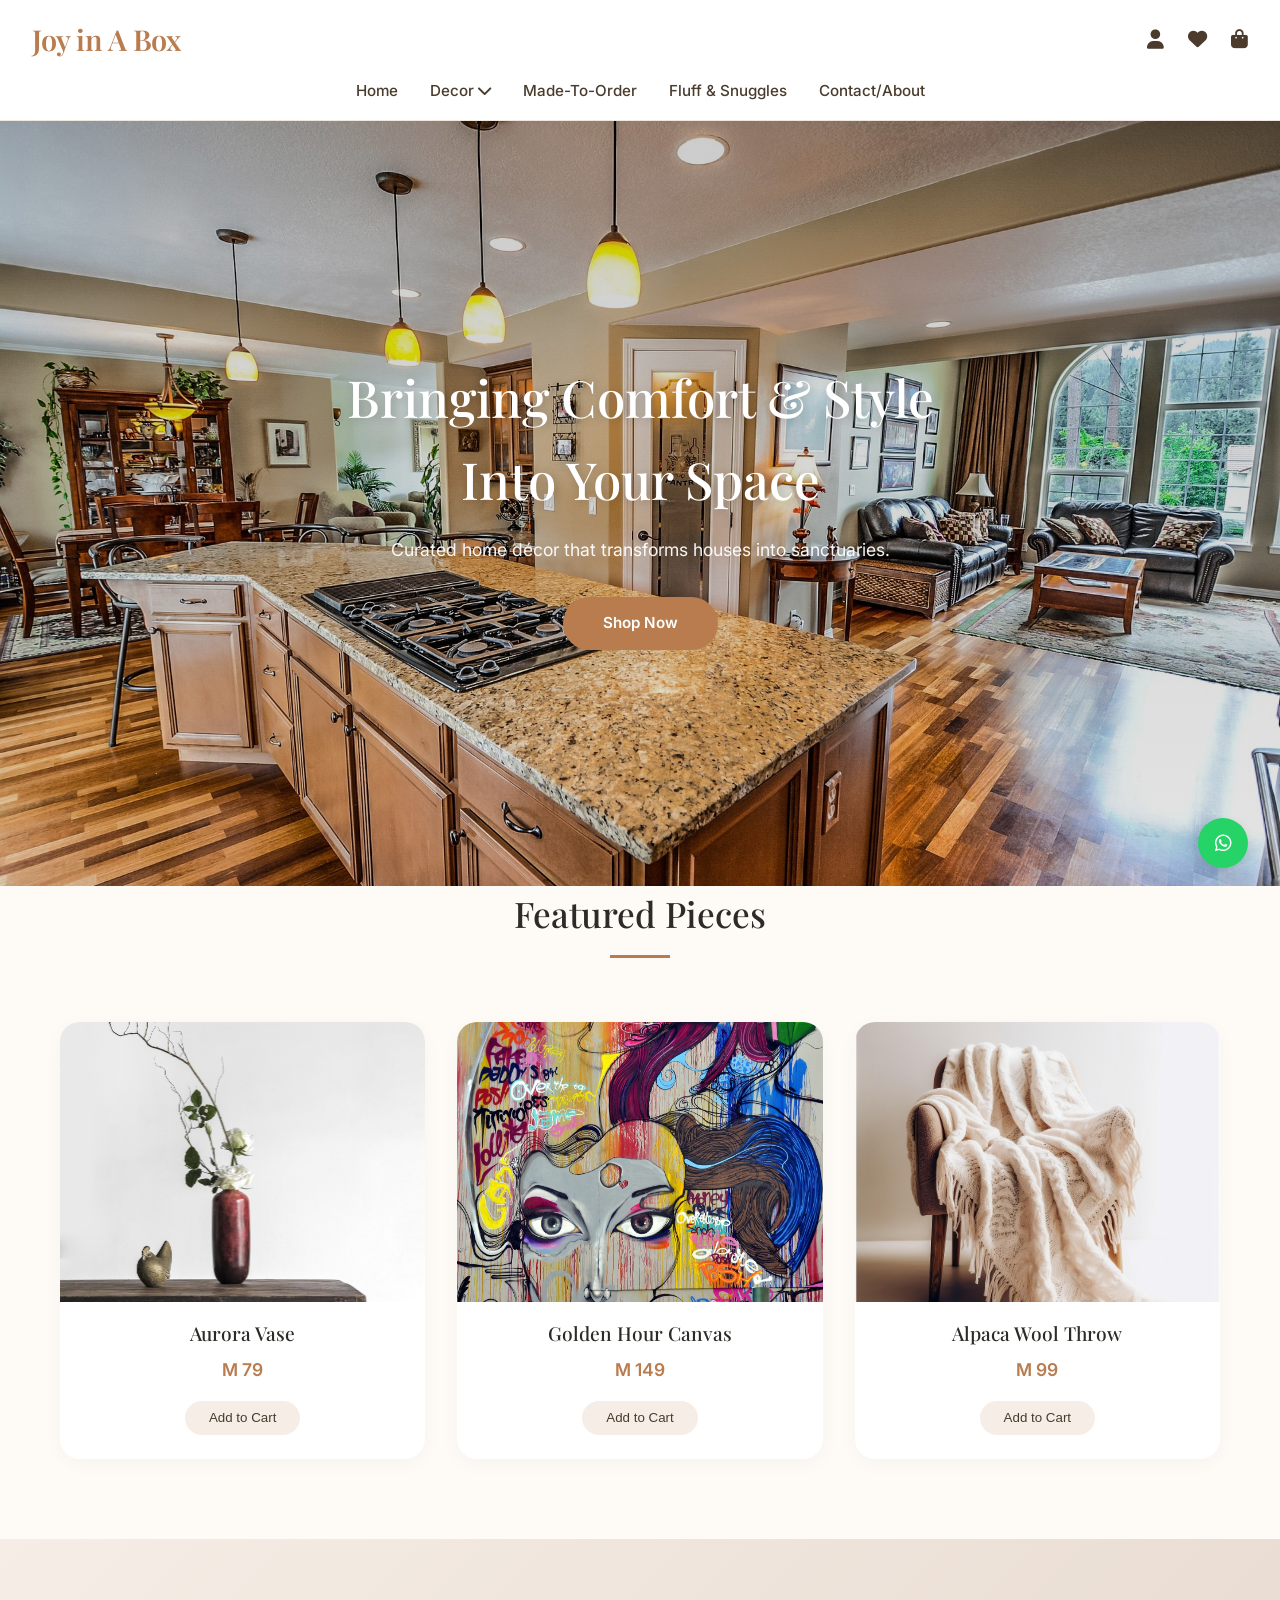
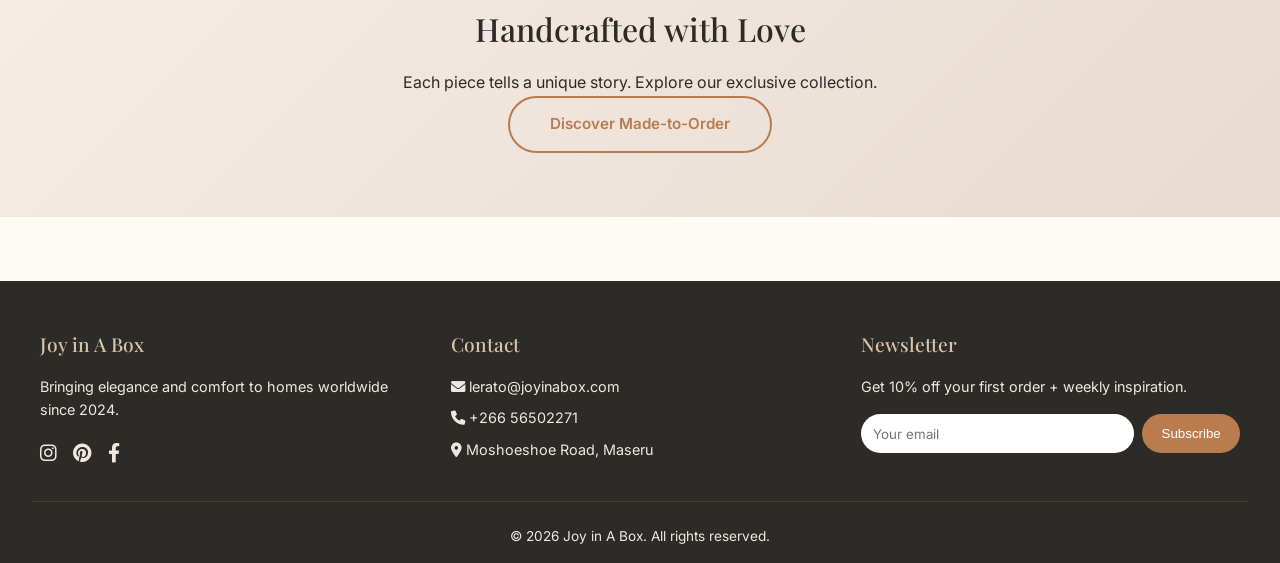
<file: index.html>
<!DOCTYPE html>
<html lang="en">
<head>
    <meta charset="UTF-8">
    <meta name="viewport" content="width=device-width, initial-scale=1.0">
    <title>Joy in A Box | Home Decor</title>
    <link rel="stylesheet" href="styles.css">
    <link href="https://fonts.googleapis.com/css2?family=Inter:wght@300;400;500;600;700&family=Playfair+Display:wght@400;500;600;700&display=swap" rel="stylesheet">
    <link rel="stylesheet" href="https://cdnjs.cloudflare.com/ajax/libs/font-awesome/6.0.0-beta3/css/all.min.css">
</head>
<body>
    <header>
        <div class="header-top">
            <div class="logo">
                <a href="index.html">Joy in A Box</a>
            </div>
            <div class="header-icons">
                <a href="#" aria-label="Account"><i class="fas fa-user"></i></a>
                <a href="#" aria-label="Favorites"><i class="fas fa-heart"></i></a>
                <a href="#" aria-label="Cart"><i class="fas fa-shopping-bag"></i></a>
            </div>
        </div>
        <nav>
            <div class="hamburger">
                <i class="fas fa-bars"></i>
            </div>
            <ul class="nav-links">
                <li><a href="index.html">Home</a></li>
                <li class="dropdown">
                    <a href="decor.html">Decor <i class="fas fa-chevron-down"></i></a>
                    <ul class="dropdown-menu">
                        <li><a href="decor.html#wall-art">Wall Art</a></li>
                        <li><a href="decor.html#vases">Vases</a></li>
                        <li><a href="decor.html#lighting">Lighting</a></li>
                    </ul>
                </li>
                <li><a href="made-to-order.html">Made-To-Order</a></li>
                <li><a href="fluff-snuggles.html">Fluff & Snuggles</a></li>
                <li><a href="contact.html">Contact/About</a></li>
            </ul>
        </nav>
    </header>

    <main>
        <section class="hero">
            <div class="hero-content">
                <h1>Bringing Comfort & Style <br>Into Your Space</h1>
                <p>Curated home décor that transforms houses into sanctuaries.</p>
                <a href="decor.html" class="btn-primary">Shop Now</a>
            </div>
        </section>

        <section class="featured">
            <div class="container">
                <h2 class="section-title">Featured Pieces</h2>
                <div class="product-grid">
                    <div class="product-card">
                        <div class="product-image">
                            <img src="images/ceramic-vase.jpg" alt="Ceramic Vase">
                        </div>
                        <h3>Aurora Vase</h3>
                        <p class="price">M 79</p>
                        <button class="btn-add">Add to Cart</button>
                    </div>
                    <div class="product-card">
                        <div class="product-image">
                            <img src="images/wall-art.jpg" alt="Wall Art">
                        </div>
                        <h3>Golden Hour Canvas</h3>
                        <p class="price">M 149</p>
                        <button class="btn-add">Add to Cart</button>
                    </div>
                    <div class="product-card">
                        <div class="product-image">
                            <img src="images/throw-blanket.jpg" alt="Throw Blanket">
                        </div>
                        <h3>Alpaca Wool Throw</h3>
                        <p class="price">M 99</p>
                        <button class="btn-add">Add to Cart</button>
                    </div>
                </div>
            </div>
        </section>

        <section class="promo-banner">
            <div class="promo-content">
                <h2>Handcrafted with Love</h2>
                <p>Each piece tells a unique story. Explore our exclusive collection.</p>
                <a href="made-to-order.html" class="btn-secondary">Discover Made-to-Order</a>
            </div>
        </section>
    </main>

    <footer>
        <div class="footer-container">
            <div class="footer-col">
                <h3>Joy in A Box</h3>
                <p>Bringing elegance and comfort to homes worldwide since 2024.</p>
                <div class="social-links">
                    <a href="#"><i class="fab fa-instagram"></i></a>
                    <a href="#"><i class="fab fa-pinterest"></i></a>
                    <a href="#"><i class="fab fa-facebook-f"></i></a>
                </div>
            </div>
            <div class="footer-col">
                <h3>Contact</h3>
                <p><i class="fas fa-envelope"></i> lerato@joyinabox.com</p>
                <p><i class="fas fa-phone"></i> +266 56502271</p>
                <p><i class="fas fa-map-marker-alt"></i> Moshoeshoe Road, Maseru</p>
            </div>
            <div class="footer-col">
                <h3>Newsletter</h3>
                <p>Get 10% off your first order + weekly inspiration.</p>
                <form class="newsletter-form">
                    <input type="email" placeholder="Your email" required>
                    <button type="submit">Subscribe</button>
                </form>
            </div>
        </div>
        <div class="footer-bottom">
            <p>&copy; 2026 Joy in A Box. All rights reserved.</p>
        </div>
    </footer>

    <div class="floating-buttons">
        <button id="scrollTop" class="float-btn"><i class="fas fa-arrow-up"></i></button>
        <a href="https://wa.me/1234567890?text=Hello! I'm interested in your decor" class="float-btn whatsapp" target="_blank"><i class="fab fa-whatsapp"></i></a>
    </div>

    <script src="script.js"></script>
</body>
</html>
</file>
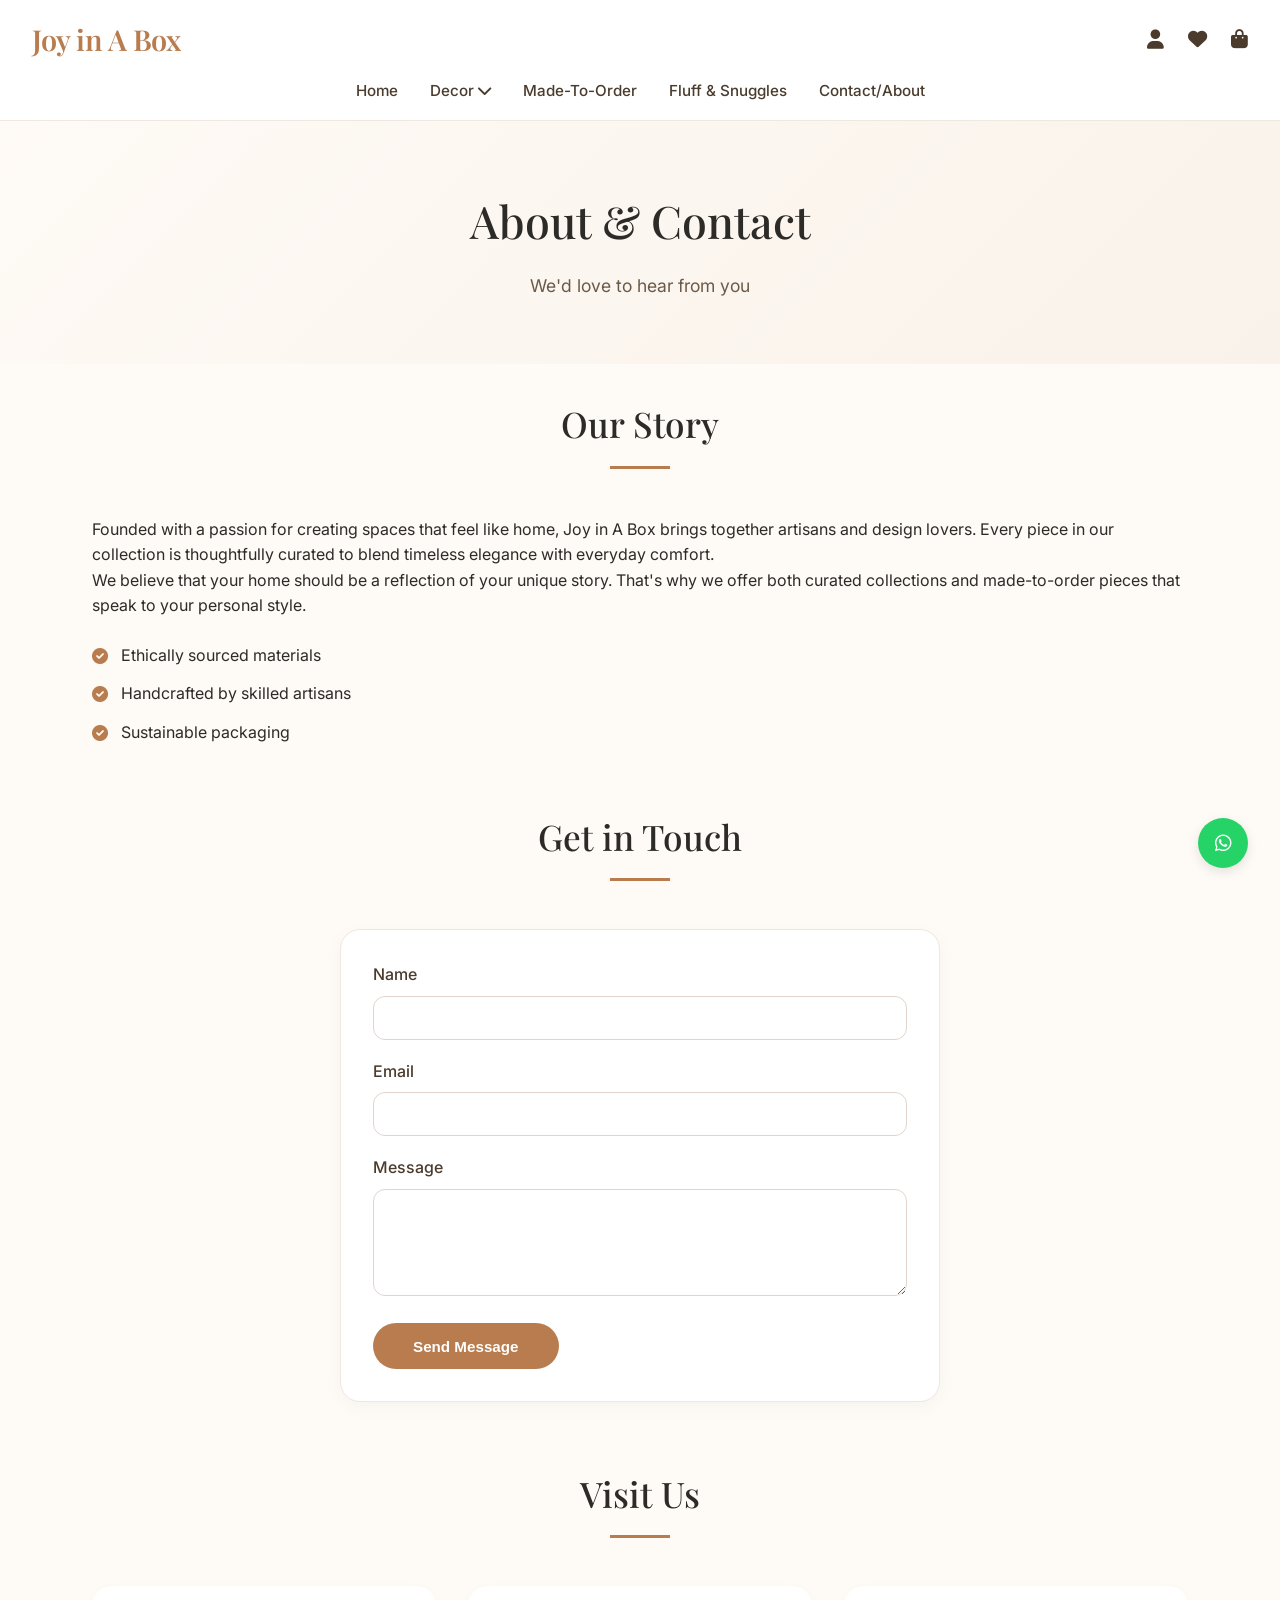
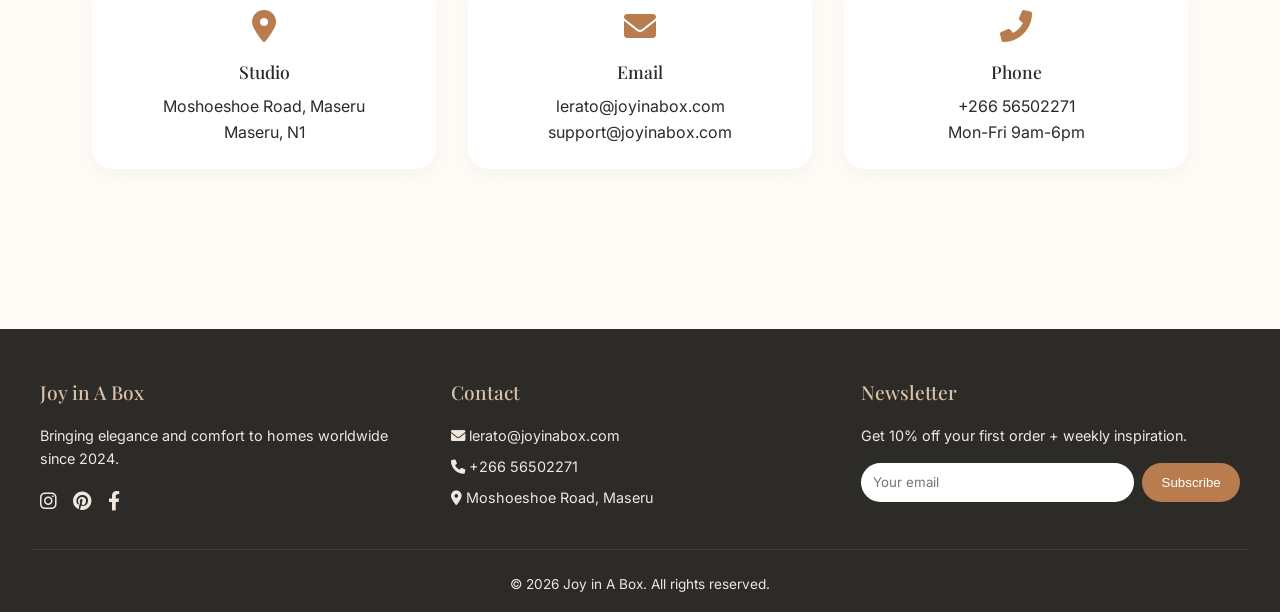
<file: contact.html>
<!DOCTYPE html>
<html lang="en">
<head>
    <meta charset="UTF-8">
    <meta name="viewport" content="width=device-width, initial-scale=1.0">
    <title>Contact & About | Joy in A Box</title>
    <link rel="stylesheet" href="styles.css">
    <link href="https://fonts.googleapis.com/css2?family=Inter:wght@300;400;500;600;700&family=Playfair+Display:wght@400;500;600;700&display=swap" rel="stylesheet">
    <link rel="stylesheet" href="https://cdnjs.cloudflare.com/ajax/libs/font-awesome/6.0.0-beta3/css/all.min.css">
</head>
<body>
    <header>
        <div class="header-top">
            <div class="logo">
                <a href="index.html">Joy in A Box</a>
            </div>
            <div class="header-icons">
                <a href="#" aria-label="Account"><i class="fas fa-user"></i></a>
                <a href="#" aria-label="Favorites"><i class="fas fa-heart"></i></a>
                <a href="#" aria-label="Cart"><i class="fas fa-shopping-bag"></i></a>
            </div>
        </div>
        <nav>
            <div class="hamburger">
                <i class="fas fa-bars"></i>
            </div>
            <ul class="nav-links">
                <li><a href="index.html">Home</a></li>
                <li class="dropdown">
                    <a href="decor.html">Decor <i class="fas fa-chevron-down"></i></a>
                    <ul class="dropdown-menu">
                        <li><a href="decor.html#wall-art">Wall Art</a></li>
                        <li><a href="decor.html#vases">Vases</a></li>
                        <li><a href="decor.html#lighting">Lighting</a></li>
                    </ul>
                </li>
                <li><a href="made-to-order.html">Made-To-Order</a></li>
                <li><a href="fluff-snuggles.html">Fluff & Snuggles</a></li>
                <li><a href="contact.html">Contact/About</a></li>
            </ul>
        </nav>
    </header>

    <main>
        <section class="page-header">
            <h1>About & Contact</h1>
            <p>We'd love to hear from you</p>
        </section>

        <div class="contact-about-layout">
            <section class="about-brand">
                <div class="container">
                    <h2 class="section-title">Our Story</h2>
                    <p>Founded with a passion for creating spaces that feel like home, Joy in A Box brings together artisans and design lovers. Every piece in our collection is thoughtfully curated to blend timeless elegance with everyday comfort.</p>
                    <p>We believe that your home should be a reflection of your unique story. That's why we offer both curated collections and made-to-order pieces that speak to your personal style.</p>
                    <ul class="brand-values">
                        <li><i class="fas fa-check-circle"></i> Ethically sourced materials</li>
                        <li><i class="fas fa-check-circle"></i> Handcrafted by skilled artisans</li>
                        <li><i class="fas fa-check-circle"></i> Sustainable packaging</li>
                    </ul>
                </div>
            </section>

            <section class="contact-form-section">
                <div class="container">
                    <h2 class="section-title">Get in Touch</h2>
                    <form class="contact-form">
                        <div class="form-group">
                            <label for="name">Name</label>
                            <input type="text" id="name" name="name" required>
                        </div>
                        <div class="form-group">
                            <label for="email">Email</label>
                            <input type="email" id="email" name="email" required>
                        </div>
                        <div class="form-group">
                            <label for="message">Message</label>
                            <textarea id="message" name="message" rows="5" required></textarea>
                        </div>
                        <button type="submit" class="btn-primary">Send Message</button>
                    </form>
                </div>
            </section>

            <section class="company-info">
                <div class="container">
                    <h2 class="section-title">Visit Us</h2>
                    <div class="info-grid">
                        <div class="info-card">
                            <i class="fas fa-map-marker-alt"></i>
                            <h3>Studio</h3>
                            <p>Moshoeshoe Road, Maseru<br>Maseru, N1 </p>
                        </div>
                        <div class="info-card">
                            <i class="fas fa-envelope"></i>
                            <h3>Email</h3>
                            <p>lerato@joyinabox.com<br>support@joyinabox.com</p>
                        </div>
                        <div class="info-card">
                            <i class="fas fa-phone-alt"></i>
                            <h3>Phone</h3>
                            <p>+266 56502271<br>Mon-Fri 9am-6pm </p>
                        </div>
                    </div>
                </div>
            </section>
        </div>
    </main>

    <footer>
        <div class="footer-container">
            <div class="footer-col">
                <h3>Joy in A Box</h3>
                <p>Bringing elegance and comfort to homes worldwide since 2024.</p>
                <div class="social-links">
                    <a href="#"><i class="fab fa-instagram"></i></a>
                    <a href="#"><i class="fab fa-pinterest"></i></a>
                    <a href="#"><i class="fab fa-facebook-f"></i></a>
                </div>
            </div>
            <div class="footer-col">
                <h3>Contact</h3>
                <p><i class="fas fa-envelope"></i> lerato@joyinabox.com</p>
                <p><i class="fas fa-phone"></i> +266 56502271</p>
                <p><i class="fas fa-map-marker-alt"></i> Moshoeshoe Road, Maseru</p>
            </div>
            <div class="footer-col">
                <h3>Newsletter</h3>
                <p>Get 10% off your first order + weekly inspiration.</p>
                <form class="newsletter-form">
                    <input type="email" placeholder="Your email" required>
                    <button type="submit">Subscribe</button>
                </form>
            </div>
        </div>
        <div class="footer-bottom">
            <p>&copy; 2026 Joy in A Box. All rights reserved.</p>
        </div>
    </footer>

    <div class="floating-buttons">
        <button id="scrollTop" class="float-btn"><i class="fas fa-arrow-up"></i></button>
        <a href="https://wa.me/1234567890?text=Hello! I have a question about your products" class="float-btn whatsapp" target="_blank"><i class="fab fa-whatsapp"></i></a>
    </div>

    <script src="script.js"></script>
</body>
</html>
</file>
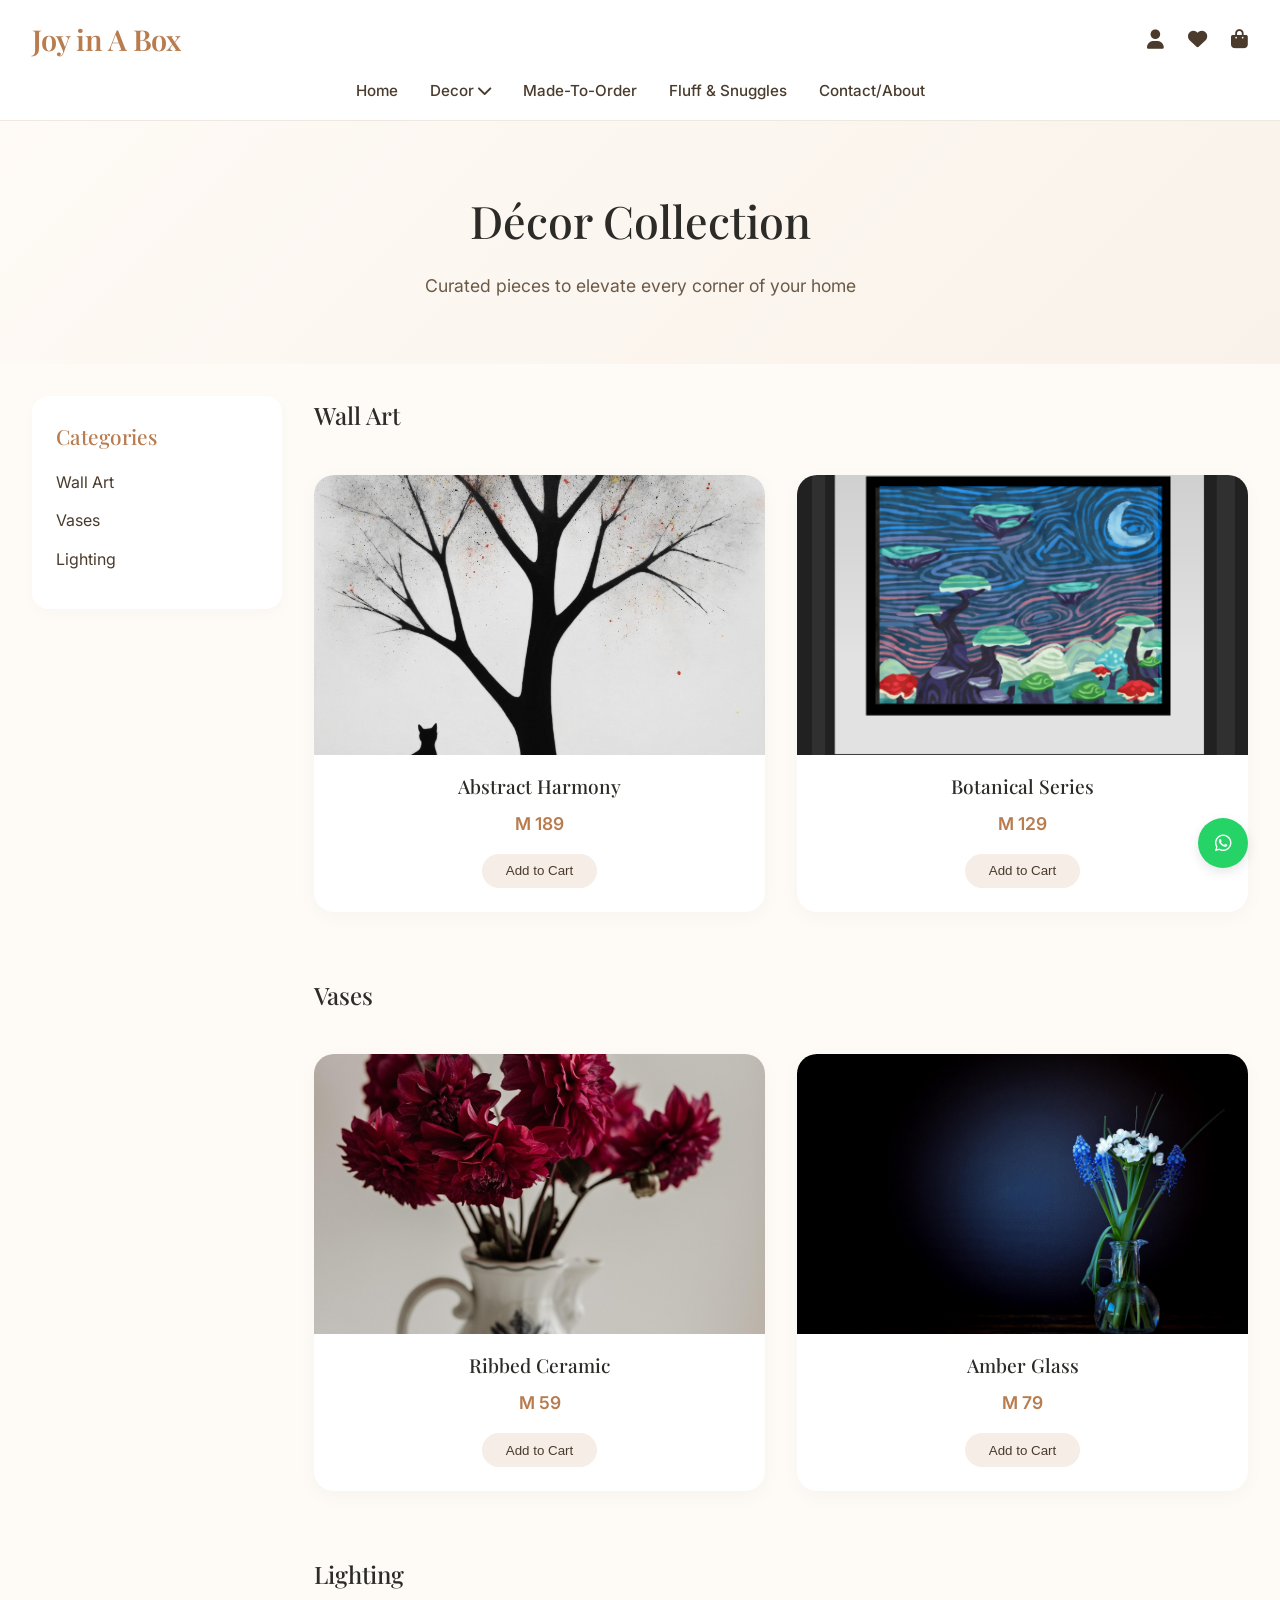
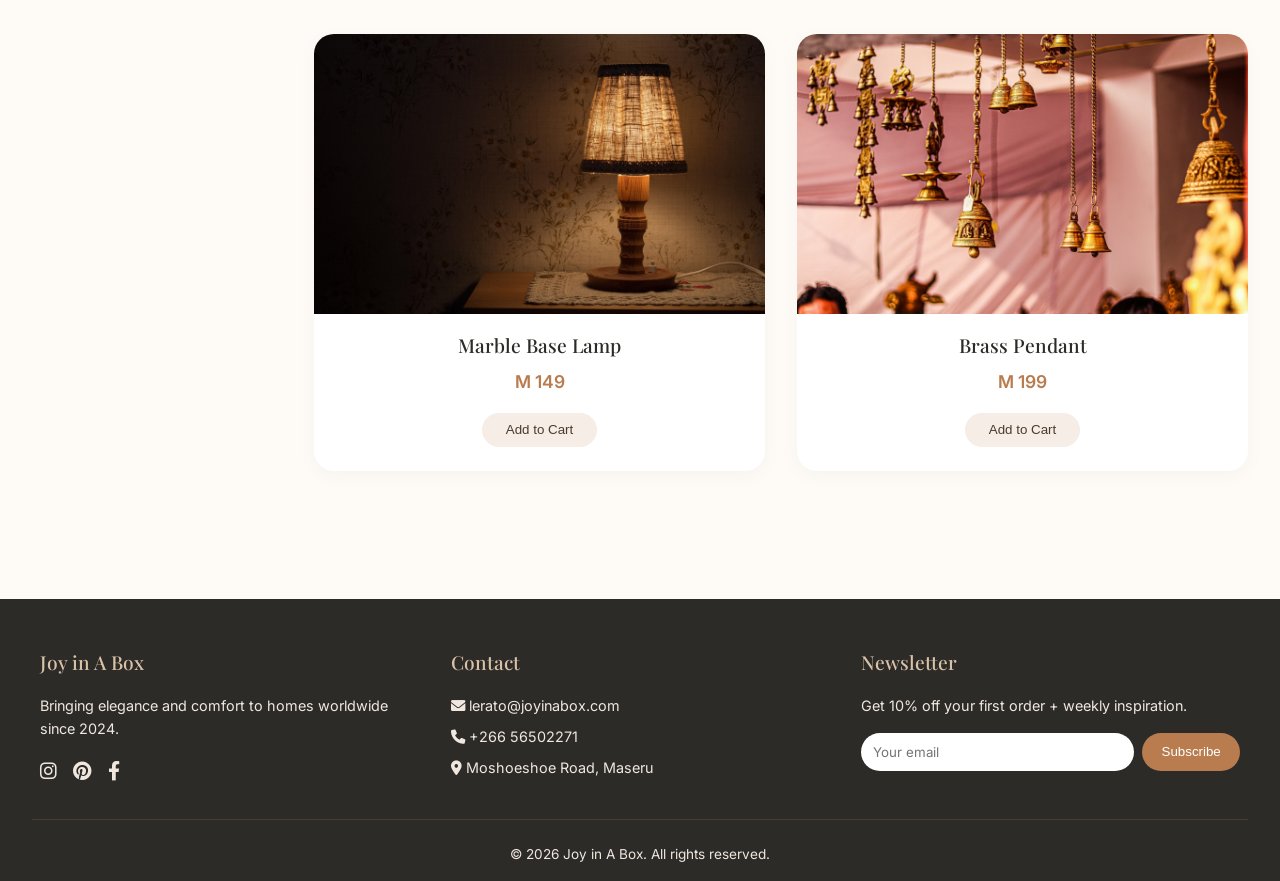
<file: decor.html>
<!DOCTYPE html>
<html lang="en">
<head>
    <meta charset="UTF-8">
    <meta name="viewport" content="width=device-width, initial-scale=1.0">
    <title>Decor | Joy in A Box</title>
    <link rel="stylesheet" href="styles.css">
    <link href="https://fonts.googleapis.com/css2?family=Inter:wght@300;400;500;600;700&family=Playfair+Display:wght@400;500;600;700&display=swap" rel="stylesheet">
    <link rel="stylesheet" href="https://cdnjs.cloudflare.com/ajax/libs/font-awesome/6.0.0-beta3/css/all.min.css">
</head>
<body>
    <header>
        <div class="header-top">
            <div class="logo">
                <a href="index.html">Joy in A Box</a>
            </div>
            <div class="header-icons">
                <a href="#" aria-label="Account"><i class="fas fa-user"></i></a>
                <a href="#" aria-label="Favorites"><i class="fas fa-heart"></i></a>
                <a href="#" aria-label="Cart"><i class="fas fa-shopping-bag"></i></a>
            </div>
        </div>
        <nav>
            <div class="hamburger">
                <i class="fas fa-bars"></i>
            </div>
            <ul class="nav-links">
                <li><a href="index.html">Home</a></li>
                <li class="dropdown">
                    <a href="decor.html">Decor <i class="fas fa-chevron-down"></i></a>
                    <ul class="dropdown-menu">
                        <li><a href="#wall-art">Wall Art</a></li>
                        <li><a href="#vases">Vases</a></li>
                        <li><a href="#lighting">Lighting</a></li>
                    </ul>
                </li>
                <li><a href="made-to-order.html">Made-To-Order</a></li>
                <li><a href="fluff-snuggles.html">Fluff & Snuggles</a></li>
                <li><a href="contact.html">Contact/About</a></li>
            </ul>
        </nav>
    </header>

    <main>
        <section class="page-header">
            <h1>Décor Collection</h1>
            <p>Curated pieces to elevate every corner of your home</p>
        </section>

        <div class="decor-layout">
            <aside class="categories-sidebar">
                <h3>Categories</h3>
                <ul class="category-list">
                    <li><a href="#wall-art">Wall Art</a></li>
                    <li><a href="#vases">Vases</a></li>
                    <li><a href="#lighting">Lighting</a></li>
                </ul>
            </aside>

            <div class="products-container">
                <section id="wall-art" class="category-section">
                    <h2>Wall Art</h2>
                    <div class="product-grid">
                        <div class="product-card">
                            <div class="product-image">
                                <img src="images/abstract-canvas.jpg" alt="Abstract Canvas">
                            </div>
                            <h3>Abstract Harmony</h3>
                            <p class="price">M 189</p>
                            <button class="btn-add">Add to Cart</button>
                        </div>
                        <div class="product-card">
                            <div class="product-image">
                                <img src="images/botanical-print.png" alt="Botanical Print">
                            </div>
                            <h3>Botanical Series</h3>
                            <p class="price">M 129</p>
                            <button class="btn-add">Add to Cart</button>
                        </div>
                    </div>
                </section>

                <section id="vases" class="category-section">
                    <h2>Vases</h2>
                    <div class="product-grid">
                        <div class="product-card">
                            <div class="product-image">
                                <img src="images/ribbed-cerami.jpg" alt="Ceramic Vase">
                            </div>
                            <h3>Ribbed Ceramic</h3>
                            <p class="price">M 59</p>
                            <button class="btn-add">Add to Cart</button>
                        </div>
                        <div class="product-card">
                            <div class="product-image">
                                <img src="images/amber-glass.jpg" alt="Glass Vase">
                            </div>
                            <h3>Amber Glass</h3>
                            <p class="price">M 79</p>
                            <button class="btn-add">Add to Cart</button>
                        </div>
                    </div>
                </section>

                <section id="lighting" class="category-section">
                    <h2>Lighting</h2>
                    <div class="product-grid">
                        <div class="product-card">
                            <div class="product-image">
                                <img src="images/marble-lamp.jpg" alt="Table Lamp">
                            </div>
                            <h3>Marble Base Lamp</h3>
                            <p class="price">M 149</p>
                            <button class="btn-add">Add to Cart</button>
                        </div>
                        <div class="product-card">
                            <div class="product-image">
                                <img src="images/brass-pendant.jpg" alt="Pendant Light">
                            </div>
                            <h3>Brass Pendant</h3>
                            <p class="price">M 199</p>
                            <button class="btn-add">Add to Cart</button>
                        </div>
                    </div>
                </section>
            </div>
        </div>
    </main>

    <footer>
        <div class="footer-container">
            <div class="footer-col">
                <h3>Joy in A Box</h3>
                <p>Bringing elegance and comfort to homes worldwide since 2024.</p>
                <div class="social-links">
                    <a href="#"><i class="fab fa-instagram"></i></a>
                    <a href="#"><i class="fab fa-pinterest"></i></a>
                    <a href="#"><i class="fab fa-facebook-f"></i></a>
                </div>
            </div>
            <div class="footer-col">
                <h3>Contact</h3>
                <p><i class="fas fa-envelope"></i> lerato@joyinabox.com</p>
                <p><i class="fas fa-phone"></i> +266 56502271</p>
                <p><i class="fas fa-map-marker-alt"></i> Moshoeshoe Road, Maseru</p>
            </div>
            <div class="footer-col">
                <h3>Newsletter</h3>
                <p>Get 10% off your first order + weekly inspiration.</p>
                <form class="newsletter-form">
                    <input type="email" placeholder="Your email" required>
                    <button type="submit">Subscribe</button>
                </form>
            </div>
        </div>
        <div class="footer-bottom">
            <p>&copy; 2026 Joy in A Box. All rights reserved.</p>
        </div>
    </footer>

    <div class="floating-buttons">
        <button id="scrollTop" class="float-btn"><i class="fas fa-arrow-up"></i></button>
        <a href="https://wa.me/1234567890?text=Hello! I'm interested in your decor" class="float-btn whatsapp" target="_blank"><i class="fab fa-whatsapp"></i></a>
    </div>

    <script src="script.js"></script>
</body>
</html>
</file>
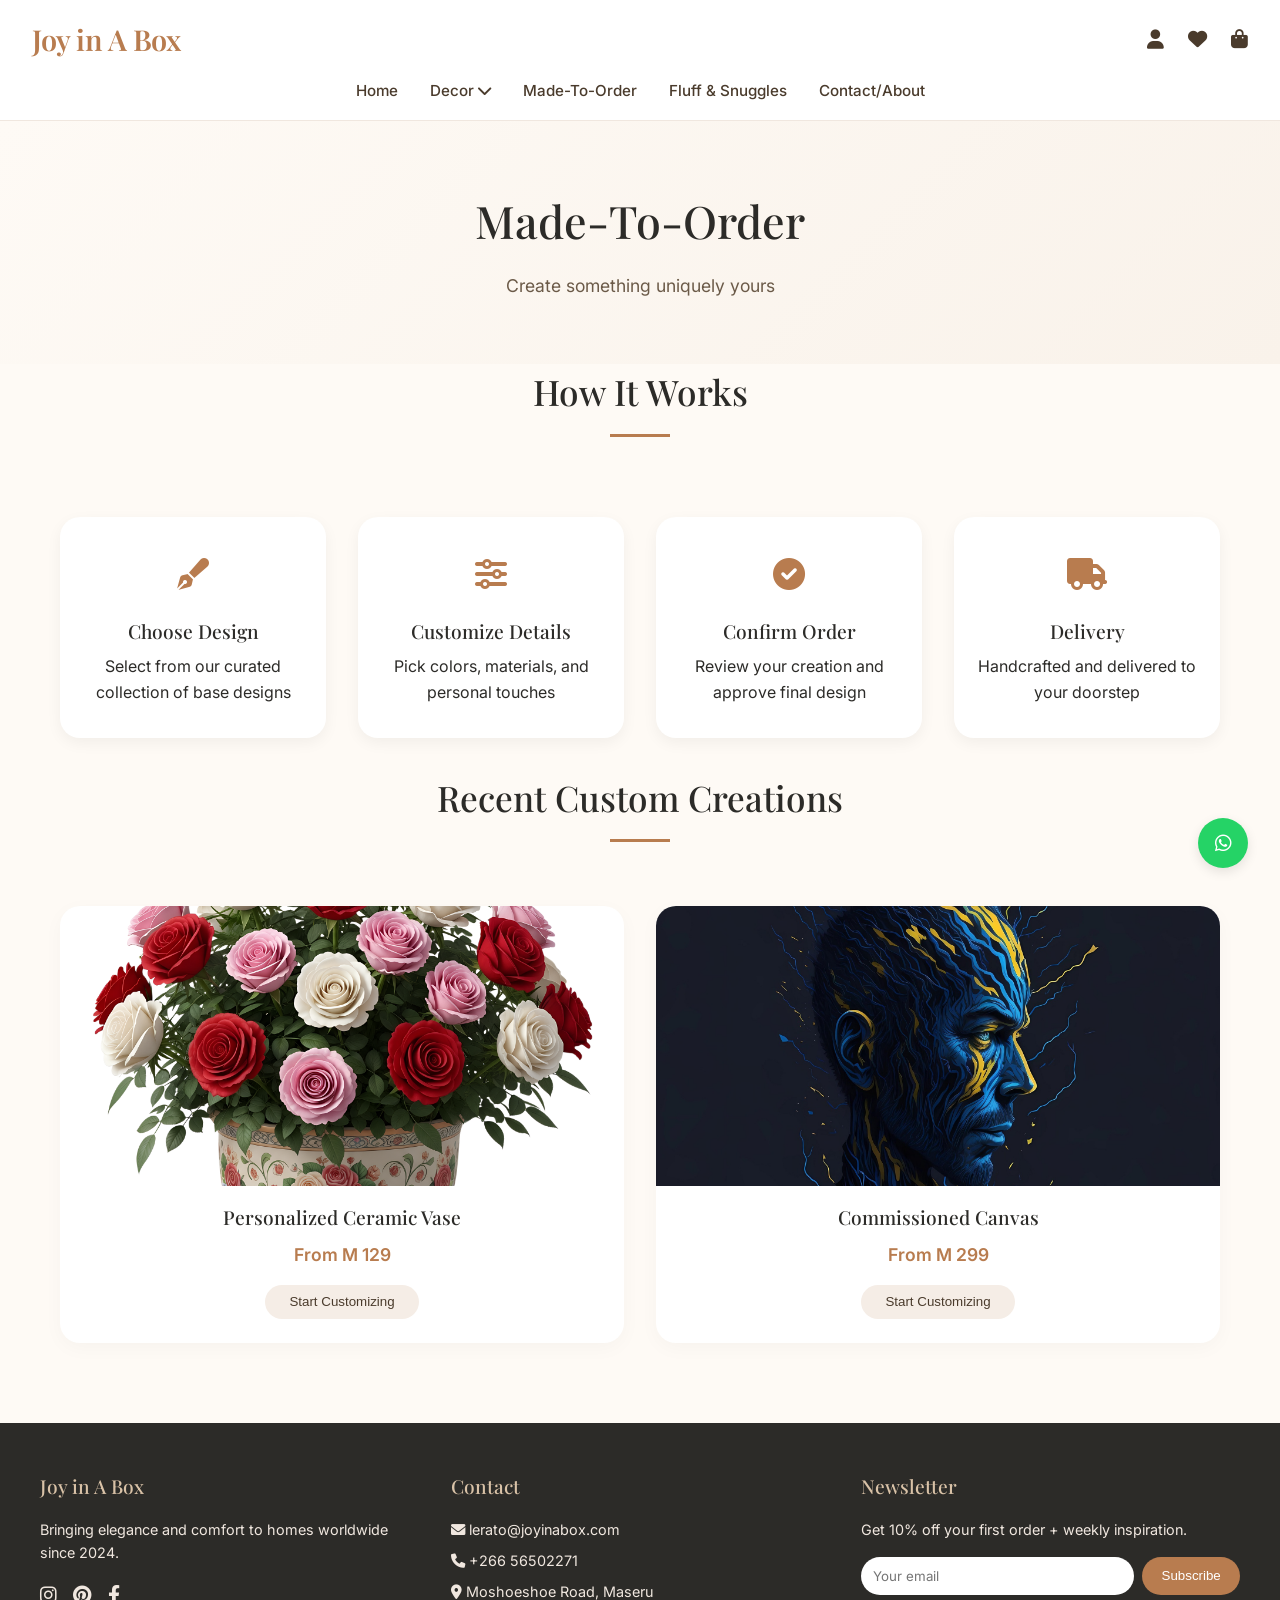
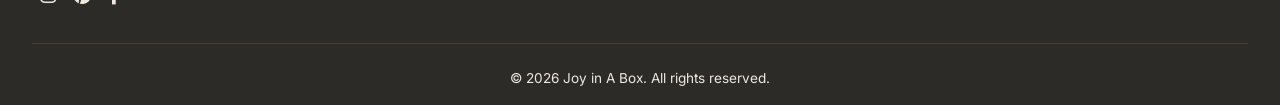
<file: made-to-order.html>
<!DOCTYPE html>
<html lang="en">
<head>
    <meta charset="UTF-8">
    <meta name="viewport" content="width=device-width, initial-scale=1.0">
    <title>Made-To-Order | Joy in A Box</title>
    <link rel="stylesheet" href="styles.css">
    <link href="https://fonts.googleapis.com/css2?family=Inter:wght@300;400;500;600;700&family=Playfair+Display:wght@400;500;600;700&display=swap" rel="stylesheet">
    <link rel="stylesheet" href="https://cdnjs.cloudflare.com/ajax/libs/font-awesome/6.0.0-beta3/css/all.min.css">
</head>
<body>
    <header>
        <div class="header-top">
            <div class="logo">
                <a href="index.html">Joy in A Box</a>
            </div>
            <div class="header-icons">
                <a href="#" aria-label="Account"><i class="fas fa-user"></i></a>
                <a href="#" aria-label="Favorites"><i class="fas fa-heart"></i></a>
                <a href="#" aria-label="Cart"><i class="fas fa-shopping-bag"></i></a>
            </div>
        </div>
        <nav>
            <div class="hamburger">
                <i class="fas fa-bars"></i>
            </div>
            <ul class="nav-links">
                <li><a href="index.html">Home</a></li>
                <li class="dropdown">
                    <a href="decor.html">Decor <i class="fas fa-chevron-down"></i></a>
                    <ul class="dropdown-menu">
                        <li><a href="decor.html#wall-art">Wall Art</a></li>
                        <li><a href="decor.html#vases">Vases</a></li>
                        <li><a href="decor.html#lighting">Lighting</a></li>
                    </ul>
                </li>
                <li><a href="made-to-order.html">Made-To-Order</a></li>
                <li><a href="fluff-snuggles.html">Fluff & Snuggles</a></li>
                <li><a href="contact.html">Contact/About</a></li>
            </ul>
        </nav>
    </header>

    <main>
        <section class="page-header">
            <h1>Made-To-Order</h1>
            <p>Create something uniquely yours</p>
        </section>

        <section class="process-section">
            <div class="container">
                <h2 class="section-title">How It Works</h2>
                <ol class="process-steps">
                    <li>
                        <div class="step-icon"><i class="fas fa-pen-fancy"></i></div>
                        <h3>Choose design</h3>
                        <p>Select from our curated collection of base designs</p>
                    </li>
                    <li>
                        <div class="step-icon"><i class="fas fa-sliders-h"></i></div>
                        <h3>Customize details</h3>
                        <p>Pick colors, materials, and personal touches</p>
                    </li>
                    <li>
                        <div class="step-icon"><i class="fas fa-check-circle"></i></div>
                        <h3>Confirm order</h3>
                        <p>Review your creation and approve final design</p>
                    </li>
                    <li>
                        <div class="step-icon"><i class="fas fa-truck"></i></div>
                        <h3>Delivery</h3>
                        <p>Handcrafted and delivered to your doorstep</p>
                    </li>
                </ol>
            </div>
        </section>

        <section class="custom-showcase">
            <div class="container">
                <h2 class="section-title">Recent Custom Creations</h2>
                <div class="product-grid">
                    <div class="product-card">
                        <div class="product-image">
                            <img src="images/custom-vase.png" alt="Custom Vase">
                        </div>
                        <h3>Personalized Ceramic Vase</h3>
                        <p class="price">From M 129</p>
                        <button class="btn-add">Start Customizing</button>
                    </div>
                    <div class="product-card">
                        <div class="product-image">
                            <img src="images/custom-canvas.jpg" alt="Custom Wall Art">
                        </div>
                        <h3>Commissioned Canvas</h3>
                        <p class="price">From M 299</p>
                        <button class="btn-add">Start Customizing</button>
                    </div>
                </div>
            </div>
        </section>
    </main>

    <footer>
        <div class="footer-container">
            <div class="footer-col">
                <h3>Joy in A Box</h3>
                <p>Bringing elegance and comfort to homes worldwide since 2024.</p>
                <div class="social-links">
                    <a href="#"><i class="fab fa-instagram"></i></a>
                    <a href="#"><i class="fab fa-pinterest"></i></a>
                    <a href="#"><i class="fab fa-facebook-f"></i></a>
                </div>
            </div>
            <div class="footer-col">
                <h3>Contact</h3>
                <p><i class="fas fa-envelope"></i> lerato@joyinabox.com</p>
                <p><i class="fas fa-phone"></i> +266 56502271</p>
                <p><i class="fas fa-map-marker-alt"></i> Moshoeshoe Road, Maseru</p>
            </div>
            <div class="footer-col">
                <h3>Newsletter</h3>
                <p>Get 10% off your first order + weekly inspiration.</p>
                <form class="newsletter-form">
                    <input type="email" placeholder="Your email" required>
                    <button type="submit">Subscribe</button>
                </form>
            </div>
        </div>
        <div class="footer-bottom">
            <p>&copy; 2026 Joy in A Box. All rights reserved.</p>
        </div>
    </footer>

    <div class="floating-buttons">
        <button id="scrollTop" class="float-btn"><i class="fas fa-arrow-up"></i></button>
        <a href="https://wa.me/1234567890?text=Hello! I'm interested in made-to-order" class="float-btn whatsapp" target="_blank"><i class="fab fa-whatsapp"></i></a>
    </div>

    <script src="script.js"></script>
</body>
</html>
</file>
<file: styles.css>
* {
    margin: 0;
    padding: 0;
    box-sizing: border-box;
}

body {
    font-family: 'Inter', sans-serif;
    color: #2c2b28;
    background-color: #fefaf5;
    line-height: 1.6;
}

h1, h2, h3, h4, .logo a {
    font-family: 'Playfair Display', serif;
    font-weight: 500;
}

.container {
    max-width: 1200px;
    margin: 0 auto;
    padding: 0 20px;
}

/* Header Styles */
header {
    background: #ffffff;
    border-bottom: 1px solid #f0e7df;
    padding: 1rem 2rem;
    position: sticky;
    top: 0;
    z-index: 1000;
    background: rgba(255, 255, 255, 0.98);
    backdrop-filter: blur(5px);
}

.header-top {
    display: flex;
    justify-content: space-between;
    align-items: center;
    max-width: 1400px;
    margin: 0 auto;
    width: 100%;
}

.logo a {
    font-size: 1.8rem;
    font-weight: 600;
    text-decoration: none;
    color: #b87c4f;
    letter-spacing: -0.5px;
    transition: color 0.3s;
}

.logo a:hover {
    color: #9b5e2e;
}

.header-icons {
    display: flex;
    gap: 1.5rem;
}

.header-icons a {
    color: #4a3b2c;
    font-size: 1.2rem;
    transition: color 0.3s;
}

.header-icons a:hover {
    color: #b87c4f;
}

nav {
    max-width: 1400px;
    margin: 1rem auto 0;
}

.nav-links {
    display: flex;
    justify-content: center;
    list-style: none;
    gap: 2rem;
    flex-wrap: wrap;
}

.nav-links li a {
    text-decoration: none;
    color: #4a3b2c;
    font-weight: 500;
    transition: color 0.3s;
    font-size: 0.95rem;
}

.nav-links li a:hover {
    color: #b87c4f;
}

.dropdown {
    position: relative;
}

.dropdown-menu {
    position: absolute;
    top: 100%;
    left: 0;
    background: white;
    box-shadow: 0 10px 25px rgba(0,0,0,0.05);
    list-style: none;
    padding: 0.75rem 0;
    min-width: 160px;
    opacity: 0;
    visibility: hidden;
    transition: all 0.3s;
    border-radius: 8px;
    border: 1px solid #f0e7df;
}

.dropdown:hover .dropdown-menu {
    opacity: 1;
    visibility: visible;
}

.dropdown-menu li {
    padding: 0.5rem 1.2rem;
}

.dropdown-menu li a {
    font-size: 0.9rem;
}

.hamburger {
    display: none;
    font-size: 1.5rem;
    cursor: pointer;
    color: #4a3b2c;
}

/* Page Header */
.page-header {
    text-align: center;
    padding: 4rem 2rem;
    background: linear-gradient(135deg, #fefaf5 0%, #f9f2ea 100%);
}

.page-header h1 {
    font-size: 2.8rem;
    margin-bottom: 1rem;
    color: #2c2b28;
}

.page-header p {
    font-size: 1.1rem;
    color: #6b5a48;
}

/* Hero Section */
.hero {
    background: linear-gradient(rgba(0,0,0,0.2), rgba(0,0,0,0.1)), url('images/hero-bg.jpg');
    background-size: cover;
    background-position: center 30%;
    height: 85vh;
    display: flex;
    align-items: center;
    justify-content: center;
    text-align: center;
    color: white;
}

.hero-content h1 {
    font-size: 3.2rem;
    margin-bottom: 1rem;
    text-shadow: 2px 2px 10px rgba(0,0,0,0.2);
}

.hero-content p {
    font-size: 1.1rem;
    margin-bottom: 2rem;
    opacity: 0.95;
}

.btn-primary, .btn-secondary {
    display: inline-block;
    padding: 0.9rem 2.5rem;
    border-radius: 40px;
    text-decoration: none;
    font-weight: 600;
    transition: all 0.3s;
    border: none;
    cursor: pointer;
    font-size: 0.95rem;
}

.btn-primary {
    background: #b87c4f;
    color: white;
}

.btn-primary:hover {
    background: #9b5e2e;
    transform: translateY(-2px);
}

.btn-secondary {
    background: transparent;
    color: #b87c4f;
    border: 2px solid #b87c4f;
}

.btn-secondary:hover {
    background: #b87c4f;
    color: white;
}

/* Section Titles */
.section-title {
    text-align: center;
    font-size: 2.2rem;
    margin-bottom: 3rem;
    color: #2c2b28;
    position: relative;
}

.section-title:after {
    content: '';
    display: block;
    width: 60px;
    height: 3px;
    background: #b87c4f;
    margin: 0.8rem auto 0;
}

/* Product Grid */
.product-grid {
    display: grid;
    grid-template-columns: repeat(auto-fit, minmax(280px, 1fr));
    gap: 2rem;
    padding: 1rem 0;
}

.product-card {
    background: white;
    border-radius: 20px;
    overflow: hidden;
    box-shadow: 0 5px 20px rgba(0,0,0,0.03);
    transition: all 0.3s;
    text-align: center;
    padding-bottom: 1.5rem;
}

.product-card:hover {
    transform: translateY(-8px);
    box-shadow: 0 15px 35px rgba(0,0,0,0.08);
}

.product-image {
    width: 100%;
    height: 280px;
    overflow: hidden;
}

.product-image img {
    width: 100%;
    height: 100%;
    object-fit: cover;
    transition: transform 0.5s;
}

.product-card:hover .product-image img {
    transform: scale(1.05);
}

.product-card h3 {
    font-size: 1.2rem;
    margin: 1rem 0 0.5rem;
    color: #2c2b28;
}

.price {
    font-weight: 600;
    color: #b87c4f;
    font-size: 1.1rem;
    margin-bottom: 1rem;
}

.btn-add {
    background: #f5ede6;
    border: none;
    padding: 0.6rem 1.5rem;
    border-radius: 30px;
    font-weight: 500;
    cursor: pointer;
    transition: all 0.3s;
    color: #4a3b2c;
}

.btn-add:hover {
    background: #b87c4f;
    color: white;
}

/* Promo Banner */
.promo-banner {
    background: linear-gradient(135deg, #f5ede6 0%, #e8dbd0 100%);
    padding: 4rem 2rem;
    text-align: center;
    margin: 4rem 0;
}

.promo-banner h2 {
    font-size: 2rem;
    margin-bottom: 1rem;
}

/* Decor Page Layout */
.decor-layout {
    display: grid;
    grid-template-columns: 250px 1fr;
    gap: 2rem;
    max-width: 1400px;
    margin: 2rem auto;
    padding: 0 2rem;
}

.categories-sidebar {
    background: white;
    padding: 1.5rem;
    border-radius: 16px;
    height: fit-content;
    box-shadow: 0 5px 15px rgba(0,0,0,0.02);
}

.categories-sidebar h3 {
    font-size: 1.3rem;
    margin-bottom: 1rem;
    color: #b87c4f;
}

.category-list {
    list-style: none;
    margin-top: 1rem;
}

.category-list li {
    margin: 0.8rem 0;
}

.category-list a {
    text-decoration: none;
    color: #4a3b2c;
    transition: color 0.3s;
}

.category-list a:hover {
    color: #b87c4f;
}

.category-section {
    margin-bottom: 3rem;
}

.category-section h2 {
    margin-bottom: 1.5rem;
    font-size: 1.5rem;
    color: #2c2b28;
}

/* Process Steps */
.process-steps {
    display: grid;
    grid-template-columns: repeat(auto-fit, minmax(220px, 1fr));
    gap: 2rem;
    list-style: none;
    padding: 2rem 0;
}

.process-steps li {
    text-align: center;
    position: relative;
    background: white;
    padding: 2rem 1rem;
    border-radius: 20px;
    box-shadow: 0 5px 15px rgba(0,0,0,0.05);
}

.step-icon {
    font-size: 2rem;
    color: #b87c4f;
    margin-bottom: 1rem;
}

.process-steps li h3 {
    font-size: 1.2rem;
    margin-bottom: 0.5rem;
    text-transform: capitalize;
}

/* Video Section */
.video-inspiration {
    padding: 3rem 0;
}

.video-wrapper {
    position: relative;
    padding-bottom: 56.25%;
    height: 0;
    overflow: hidden;
    border-radius: 20px;
    margin: 2rem 0;
    box-shadow: 0 10px 30px rgba(0,0,0,0.1);
    background: #000;
}

.video-wrapper video {
    position: absolute;
    top: 0;
    left: 0;
    width: 100%;
    height: 100%;
    object-fit: cover;
}

.video-caption {
    text-align: center;
    font-style: italic;
    color: #6b5a48;
}

/* Contact Page */
.contact-about-layout {
    max-width: 1200px;
    margin: 0 auto;
    padding: 2rem;
}

.about-brand, .contact-form-section, .company-info {
    margin-bottom: 4rem;
}

.brand-values {
    list-style: none;
    margin-top: 1.5rem;
}

.brand-values li {
    margin: 0.8rem 0;
    display: flex;
    align-items: center;
    gap: 0.8rem;
}

.brand-values i {
    color: #b87c4f;
}

.contact-form {
    max-width: 600px;
    margin: 0 auto;
    background: white;
    padding: 2rem;
    border-radius: 20px;
    box-shadow: 0 5px 20px rgba(0,0,0,0.03);
    border: 1px solid #f0e7df;
}

.form-group {
    margin-bottom: 1.2rem;
}

.form-group label {
    display: block;
    margin-bottom: 0.5rem;
    font-weight: 500;
    color: #4a3b2c;
}

.form-group input, .form-group textarea {
    width: 100%;
    padding: 0.8rem;
    border: 1px solid #e0d6ce;
    border-radius: 12px;
    font-family: inherit;
    transition: border 0.3s;
}

.form-group input:focus, .form-group textarea:focus {
    outline: none;
    border-color: #b87c4f;
}

.info-grid {
    display: grid;
    grid-template-columns: repeat(auto-fit, minmax(250px, 1fr));
    gap: 2rem;
    margin-top: 2rem;
}

.info-card {
    text-align: center;
    padding: 1.5rem;
    background: white;
    border-radius: 20px;
    box-shadow: 0 5px 15px rgba(0,0,0,0.03);
}

.info-card i {
    font-size: 2rem;
    color: #b87c4f;
    margin-bottom: 1rem;
}

.info-card h3 {
    margin-bottom: 0.5rem;
    font-size: 1.1rem;
}

/* Footer */
footer {
    background: #2c2b28;
    color: #f0e7df;
    padding: 3rem 2rem 1rem;
    margin-top: 4rem;
}

.footer-container {
    display: grid;
    grid-template-columns: repeat(auto-fit, minmax(280px, 1fr));
    gap: 2rem;
    max-width: 1200px;
    margin: 0 auto;
}

.footer-col h3 {
    margin-bottom: 1rem;
    color: #d9c2a7;
    font-size: 1.2rem;
}

.footer-col p {
    margin: 0.5rem 0;
    font-size: 0.9rem;
}

.social-links {
    display: flex;
    gap: 1rem;
    margin-top: 1rem;
}

.social-links a {
    color: #f0e7df;
    font-size: 1.2rem;
    transition: color 0.3s;
}

.social-links a:hover {
    color: #b87c4f;
}

.newsletter-form {
    display: flex;
    gap: 0.5rem;
    margin-top: 1rem;
}

.newsletter-form input {
    flex: 1;
    padding: 0.7rem;
    border: none;
    border-radius: 30px;
    font-family: inherit;
}

.newsletter-form button {
    background: #b87c4f;
    border: none;
    padding: 0.7rem 1.2rem;
    border-radius: 30px;
    color: white;
    cursor: pointer;
    transition: background 0.3s;
}

.newsletter-form button:hover {
    background: #9b5e2e;
}

.footer-bottom {
    text-align: center;
    margin-top: 2rem;
    padding-top: 1.5rem;
    border-top: 1px solid #4a3b2c;
    font-size: 0.85rem;
}

/* Floating Buttons */
.floating-buttons {
    position: fixed;
    bottom: 2rem;
    right: 2rem;
    display: flex;
    flex-direction: column;
    gap: 1rem;
    z-index: 1000;
}

.float-btn {
    width: 50px;
    height: 50px;
    border-radius: 50%;
    background: white;
    border: none;
    box-shadow: 0 4px 12px rgba(0,0,0,0.1);
    cursor: pointer;
    font-size: 1.2rem;
    transition: all 0.3s;
    display: flex;
    align-items: center;
    justify-content: center;
    text-decoration: none;
    color: #b87c4f;
}

.float-btn:hover {
    transform: scale(1.1);
    background: #b87c4f;
    color: white;
}

.whatsapp {
    background: #25D366;
    color: white;
}

.whatsapp:hover {
    background: #128C7E;
    color: white;
}

/* Responsive */
@media (max-width: 768px) {
    .header-top {
        flex-direction: column;
        gap: 0.5rem;
    }
    
    .hamburger {
        display: block;
        text-align: right;
        margin-top: 0.5rem;
    }
    
    .nav-links {
        display: none;
        flex-direction: column;
        text-align: center;
        gap: 1rem;
        padding: 1rem 0;
    }
    
    .nav-links.active {
        display: flex;
    }
    
    .dropdown-menu {
        position: static;
        opacity: 1;
        visibility: visible;
        box-shadow: none;
        padding-left: 1rem;
        background: transparent;
        display: none;
    }
    
    .dropdown:hover .dropdown-menu {
        display: block;
    }
    
    .hero {
        height: 60vh;
    }
    
    .hero-content h1 {
        font-size: 2rem;
    }
    
    .decor-layout {
        grid-template-columns: 1fr;
    }
    
    .process-steps {
        grid-template-columns: 1fr;
    }
    
    .newsletter-form {
        flex-direction: column;
    }
    
    .section-title {
        font-size: 1.8rem;
    }
    
    .page-header h1 {
        font-size: 2rem;
    }
    
    .footer-container {
        gap: 1.5rem;
    }
}

@media (min-width: 769px) and (max-width: 1024px) {
    .product-grid {
        grid-template-columns: repeat(2, 1fr);
    }
}
</file>
